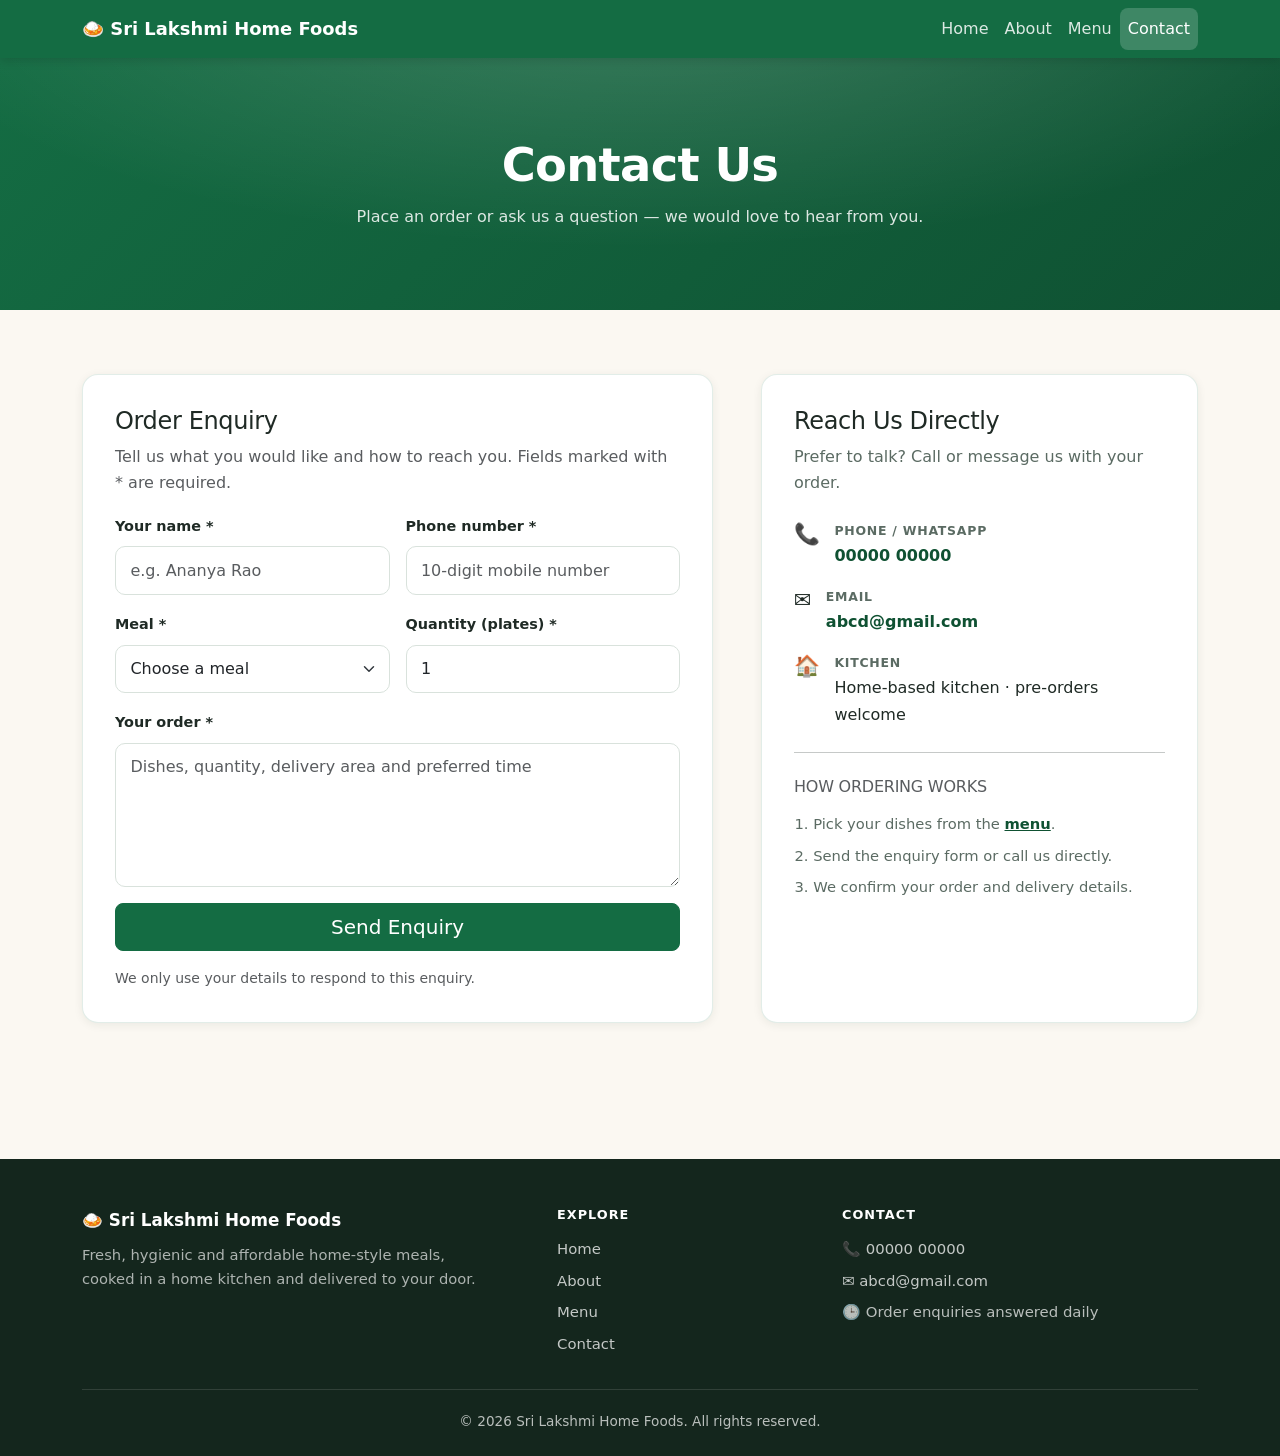
<file: contact.html>
<!DOCTYPE html>
<html lang="en">
<head>
<meta charset="UTF-8">
<meta name="viewport" content="width=device-width, initial-scale=1">
<title>Contact | Sri Lakshmi Home Foods</title>
<meta name="description" content="Send an order enquiry to Sri Lakshmi Home Foods, or call and message us directly to place your order for fresh homemade meals.">
<meta name="theme-color" content="#146c43">
<link rel="icon" href="favicon.svg" type="image/svg+xml">

<meta property="og:type" content="website">
<meta property="og:site_name" content="Sri Lakshmi Home Foods">
<meta property="og:title" content="Contact | Sri Lakshmi Home Foods">
<meta property="og:description" content="Send an order enquiry or call us directly to place your order.">
<meta property="og:url" content="https://vedrockerz-pixel.github.io/IIMB_WEB_DEV_Final/contact.html">
<meta property="og:image" content="https://images.unsplash.com/photo-1601050690597-df0568f70950?auto=format&fit=crop&w=1200&q=70">
<meta name="twitter:card" content="summary_large_image">

<link href="https://cdn.jsdelivr.net/npm/bootstrap@5.3.3/dist/css/bootstrap.min.css" rel="stylesheet">
<link rel="stylesheet" href="style.css">
</head>

<body>
<a class="skip-link" href="#main">Skip to content</a>

<nav class="navbar navbar-expand-lg navbar-dark site-nav sticky-top">
  <div class="container">
    <a class="navbar-brand" href="index.html">🍛 Sri Lakshmi Home Foods</a>

    <button class="navbar-toggler" type="button" data-bs-toggle="collapse" data-bs-target="#nav"
            aria-controls="nav" aria-expanded="false" aria-label="Toggle navigation">
      <span class="navbar-toggler-icon"></span>
    </button>

    <div class="collapse navbar-collapse" id="nav">
      <ul class="navbar-nav ms-auto">
        <li class="nav-item"><a class="nav-link" href="index.html">Home</a></li>
        <li class="nav-item"><a class="nav-link" href="about.html">About</a></li>
        <li class="nav-item"><a class="nav-link" href="services.html">Menu</a></li>
        <li class="nav-item"><a class="nav-link active" aria-current="page" href="contact.html">Contact</a></li>
      </ul>
    </div>
  </div>
</nav>

<header class="page-hero">
  <div class="container">
    <h1>Contact Us</h1>
    <p>Place an order or ask us a question — we would love to hear from you.</p>
  </div>
</header>

<main id="main">
  <section class="section">
    <div class="container">
      <div class="row g-4 g-lg-5">

        <div class="col-lg-7">
          <div class="form-card">
            <h2 class="h4 mb-2">Order Enquiry</h2>
            <p class="text-muted mb-3">Tell us what you would like and how to reach you. Fields marked with <span aria-hidden="true">*</span> are required.</p>

            <div class="alert alert-success d-none" id="orderNotice" role="status"></div>

            <form action="https://formsubmit.co/abcd@gmail.com" method="POST" class="needs-validation" novalidate>
              <!-- FormSubmit configuration -->
              <input type="hidden" name="_subject" value="New order enquiry — Sri Lakshmi Home Foods">
              <input type="hidden" name="_next" value="https://vedrockerz-pixel.github.io/IIMB_WEB_DEV_Final/thanks.html">
              <input type="hidden" name="_template" value="table">
              <input type="text" name="_honey" class="d-none" tabindex="-1" autocomplete="off" aria-hidden="true">

              <div class="row g-3">
                <div class="col-md-6">
                  <label class="form-label" for="name">Your name <span aria-hidden="true">*</span></label>
                  <input class="form-control" type="text" id="name" name="name" autocomplete="name"
                         placeholder="e.g. Ananya Rao" maxlength="80" required>
                  <div class="invalid-feedback">Please enter your name.</div>
                </div>

                <div class="col-md-6">
                  <label class="form-label" for="phone">Phone number <span aria-hidden="true">*</span></label>
                  <input class="form-control" type="tel" id="phone" name="phone" autocomplete="tel"
                         inputmode="tel" placeholder="10-digit mobile number"
                         pattern="[0-9+\s()\-]{7,20}" required>
                  <div class="invalid-feedback">Please enter a reachable phone number.</div>
                </div>

                <div class="col-md-6">
                  <label class="form-label" for="meal">Meal <span aria-hidden="true">*</span></label>
                  <select class="form-select" id="meal" name="meal" required>
                    <option value="" selected disabled>Choose a meal</option>
                    <option>Breakfast</option>
                    <option>Lunch</option>
                    <option>Dinner</option>
                  </select>
                  <div class="invalid-feedback">Please choose a meal.</div>
                </div>

                <div class="col-md-6">
                  <label class="form-label" for="quantity">Quantity (plates) <span aria-hidden="true">*</span></label>
                  <input class="form-control" type="number" id="quantity" name="quantity"
                         min="1" max="50" step="1" value="1" required>
                  <div class="invalid-feedback">Enter a quantity between 1 and 50.</div>
                </div>

                <div class="col-12">
                  <label class="form-label" for="orderDetails">Your order <span aria-hidden="true">*</span></label>
                  <textarea class="form-control" id="orderDetails" name="message" rows="5"
                            placeholder="Dishes, quantity, delivery area and preferred time" required></textarea>
                  <div class="invalid-feedback">Please tell us what you would like to order.</div>
                </div>

                <div class="col-12">
                  <button type="submit" class="btn btn-success btn-lg w-100">Send Enquiry</button>
                </div>
              </div>

              <p class="form-text mt-3 mb-0">We only use your details to respond to this enquiry.</p>
            </form>
          </div>
        </div>

        <div class="col-lg-5">
          <aside class="contact-panel">
            <h2 class="h4 mb-2">Reach Us Directly</h2>
            <p class="mb-4">Prefer to talk? Call or message us with your order.</p>

            <ul class="contact-list">
              <li>
                <span class="contact-icon" aria-hidden="true">📞</span>
                <div>
                  <strong>Phone / WhatsApp</strong>
                  <a href="tel:0000000000">00000 00000</a>
                </div>
              </li>
              <li>
                <span class="contact-icon" aria-hidden="true">✉️</span>
                <div>
                  <strong>Email</strong>
                  <a href="mailto:abcd@gmail.com">abcd@gmail.com</a>
                </div>
              </li>
              <li>
                <span class="contact-icon" aria-hidden="true">🏠</span>
                <div>
                  <strong>Kitchen</strong>
                  <span>Home-based kitchen · pre-orders welcome</span>
                </div>
              </li>
            </ul>

            <hr class="my-4">

            <h2 class="h6 text-uppercase text-muted mb-3">How ordering works</h2>
            <ol class="contact-steps">
              <li>Pick your dishes from the <a href="services.html">menu</a>.</li>
              <li>Send the enquiry form or call us directly.</li>
              <li>We confirm your order and delivery details.</li>
            </ol>
          </aside>
        </div>

      </div>
    </div>
  </section>
</main>

<footer class="site-footer">
  <div class="container">
    <div class="row gy-4">
      <div class="col-lg-5">
        <p class="footer-brand mb-2">🍛 Sri Lakshmi Home Foods</p>
        <p class="footer-blurb mb-0">Fresh, hygienic and affordable home-style meals, cooked in a home kitchen and delivered to your door.</p>
      </div>
      <div class="col-6 col-lg-3">
        <h2 class="footer-heading">Explore</h2>
        <ul>
          <li><a href="index.html">Home</a></li>
          <li><a href="about.html">About</a></li>
          <li><a href="services.html">Menu</a></li>
          <li><a href="contact.html">Contact</a></li>
        </ul>
      </div>
      <div class="col-6 col-lg-4">
        <h2 class="footer-heading">Contact</h2>
        <ul>
          <li><a href="tel:0000000000">📞 00000 00000</a></li>
          <li><a href="mailto:abcd@gmail.com">✉️ abcd@gmail.com</a></li>
          <li>🕒 Order enquiries answered daily</li>
        </ul>
      </div>
    </div>
    <div class="footer-bottom text-center">© 2026 Sri Lakshmi Home Foods. All rights reserved.</div>
  </div>
</footer>

<script src="https://cdn.jsdelivr.net/npm/bootstrap@5.3.3/dist/js/bootstrap.bundle.min.js" defer></script>
<script>
(() => {
  /* Pre-fill the order textarea when arriving from a "Order" button (?item=Idli). */
  const item = (new URLSearchParams(window.location.search).get("item") || "").trim().slice(0, 60);
  const details = document.getElementById("orderDetails");
  const notice = document.getElementById("orderNotice");

  if (item && details) {
    details.value = `I would like to order: ${item}\nQuantity: 1\nPreferred time: `;
    if (notice) {
      notice.textContent = `“${item}” has been added to your enquiry — adjust the quantity below if needed.`;
      notice.classList.remove("d-none");
    }
  }

  /* Bootstrap-style client-side validation. */
  document.querySelectorAll(".needs-validation").forEach((form) => {
    form.addEventListener("submit", (event) => {
      if (!form.checkValidity()) {
        event.preventDefault();
        event.stopPropagation();
      }
      form.classList.add("was-validated");
    });
  });
})();
</script>
</body>
</html>
</file>
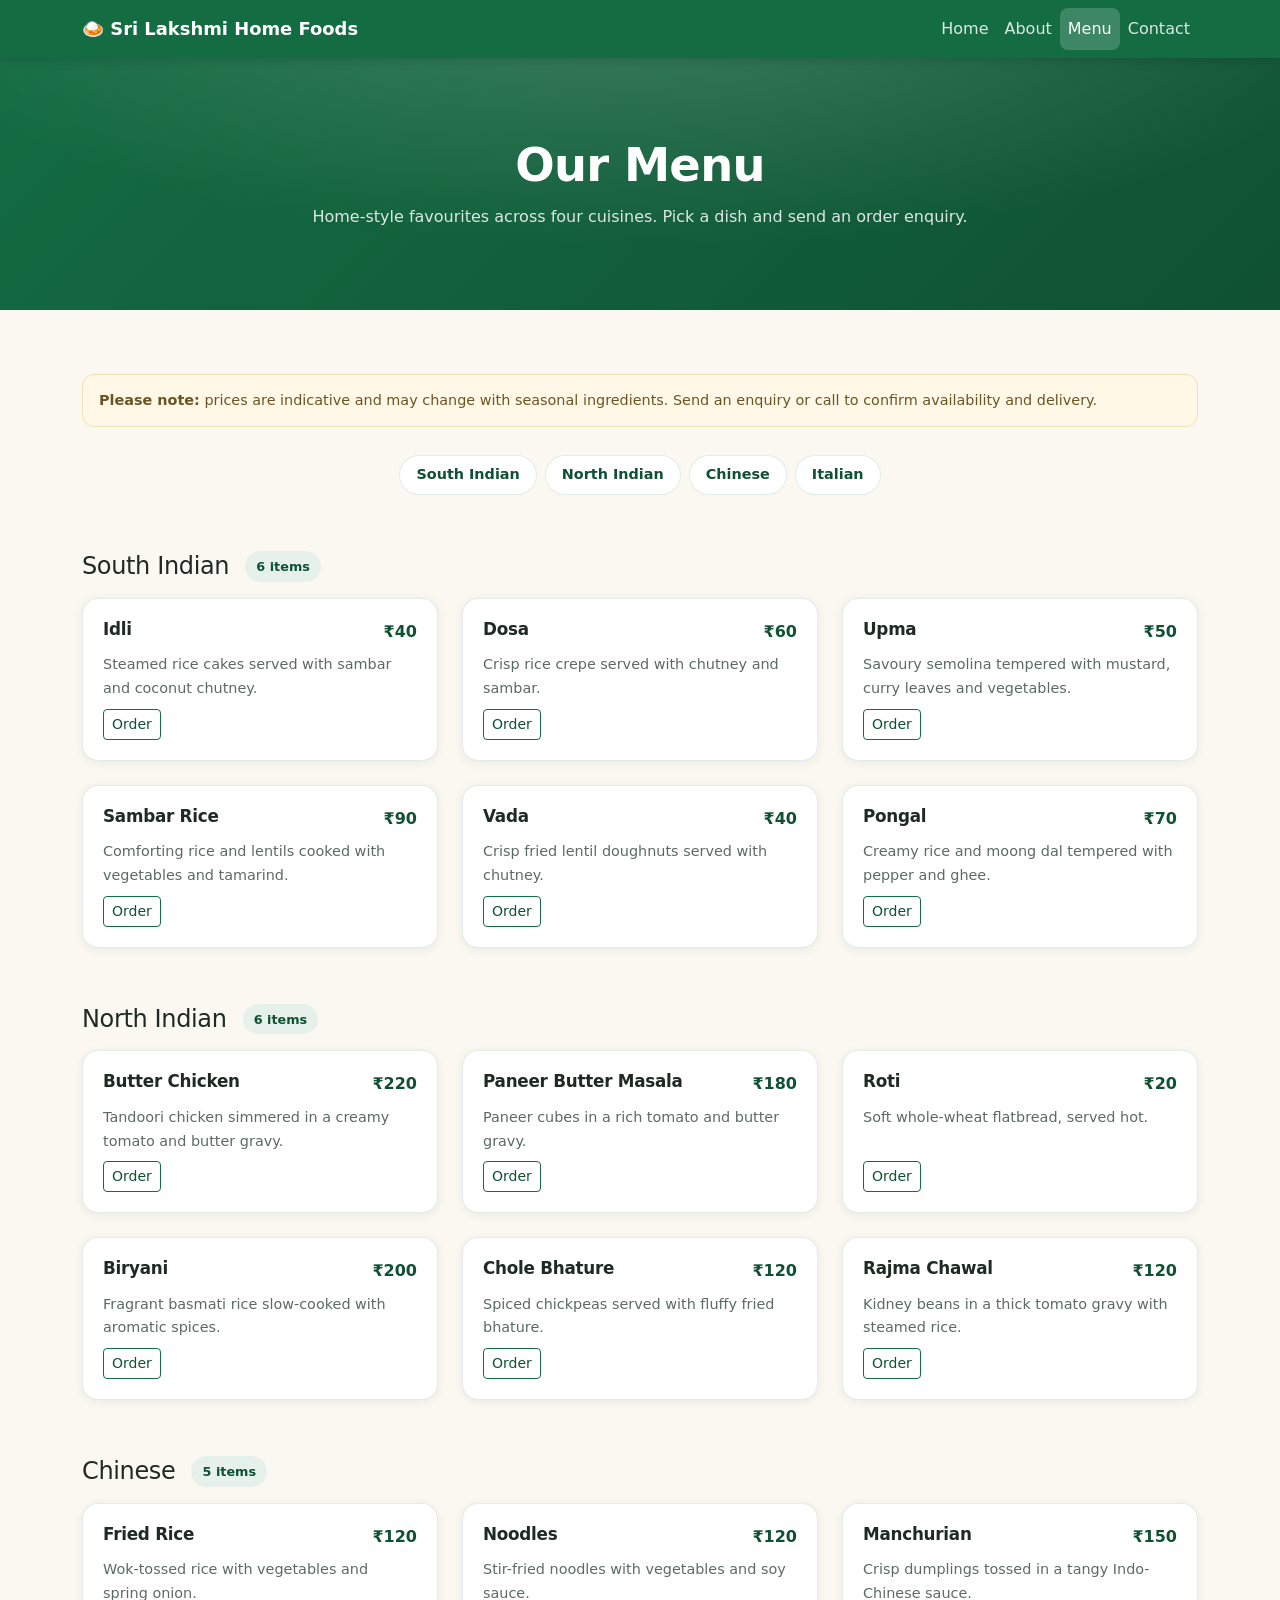
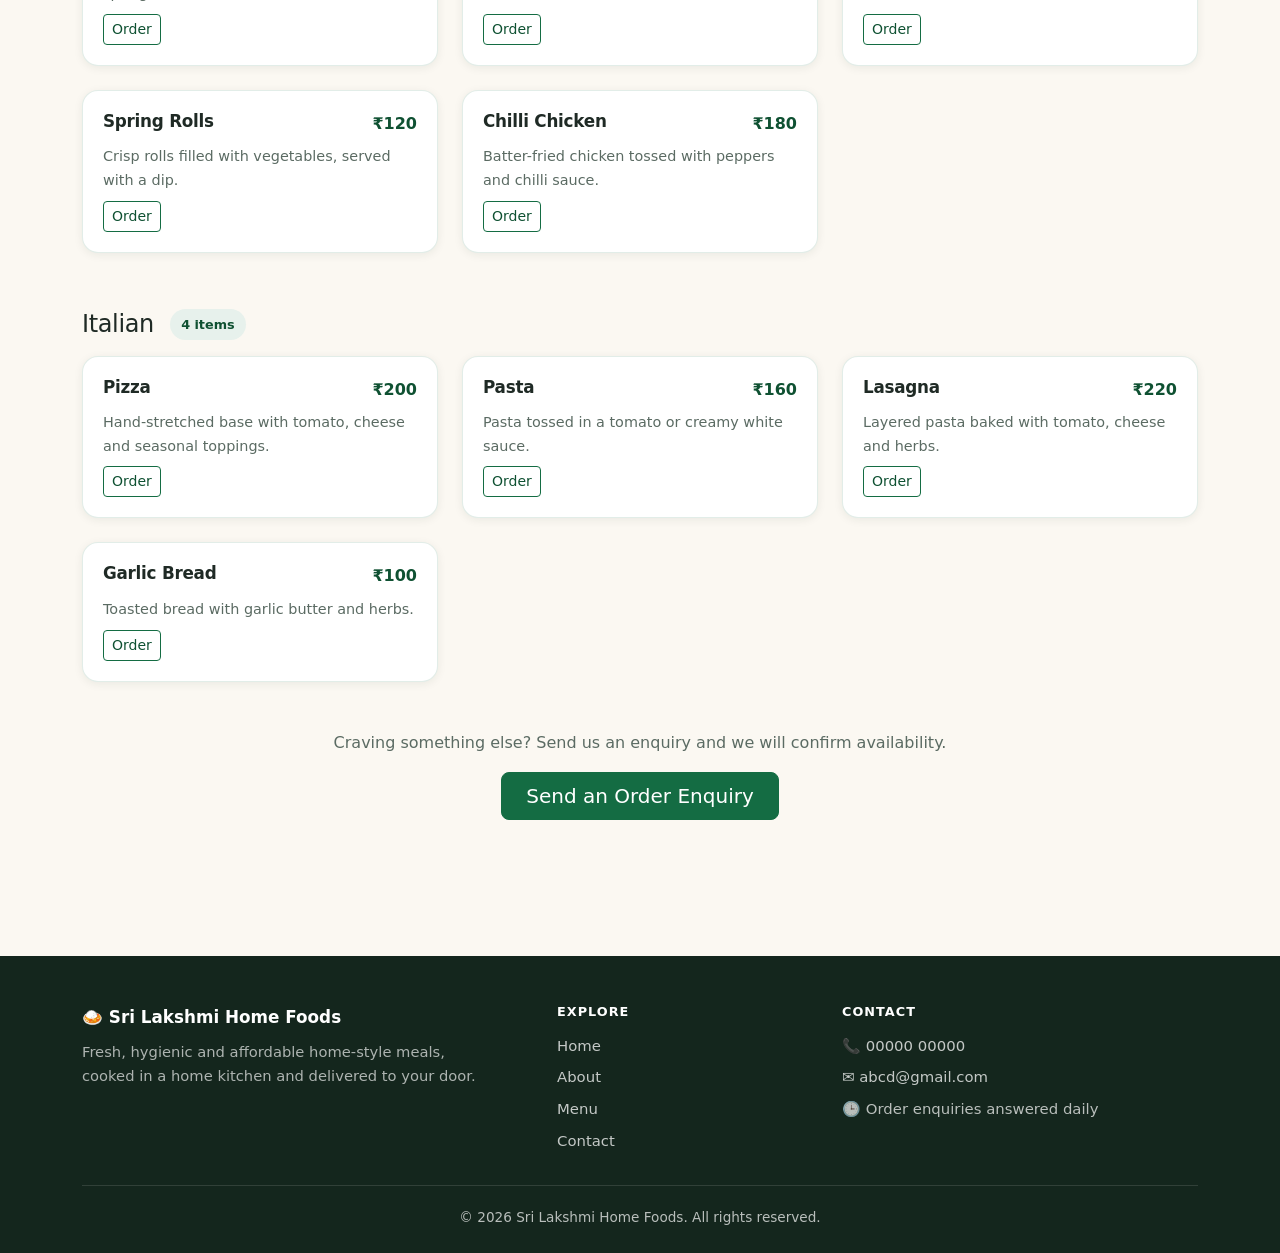
<file: services.html>
<!DOCTYPE html>
<html lang="en">
<head>
<meta charset="UTF-8">
<meta name="viewport" content="width=device-width, initial-scale=1">
<title>Menu | Sri Lakshmi Home Foods</title>
<meta name="description" content="Browse the Sri Lakshmi Home Foods menu — South Indian, North Indian, Chinese and Italian home-style dishes with prices. Order by phone or send an online enquiry.">
<meta name="theme-color" content="#146c43">
<link rel="icon" href="favicon.svg" type="image/svg+xml">

<meta property="og:type" content="website">
<meta property="og:site_name" content="Sri Lakshmi Home Foods">
<meta property="og:title" content="Menu | Sri Lakshmi Home Foods">
<meta property="og:description" content="South Indian, North Indian, Chinese and Italian home-style dishes, cooked fresh to order.">
<meta property="og:url" content="https://vedrockerz-pixel.github.io/IIMB_WEB_DEV_Final/services.html">
<meta property="og:image" content="https://images.unsplash.com/photo-1589302168068-964664d93dc0?auto=format&fit=crop&w=1200&q=70">
<meta name="twitter:card" content="summary_large_image">

<link href="https://cdn.jsdelivr.net/npm/bootstrap@5.3.3/dist/css/bootstrap.min.css" rel="stylesheet">
<link rel="stylesheet" href="style.css">
</head>

<body>
<a class="skip-link" href="#main">Skip to content</a>

<nav class="navbar navbar-expand-lg navbar-dark site-nav sticky-top">
  <div class="container">
    <a class="navbar-brand" href="index.html">🍛 Sri Lakshmi Home Foods</a>

    <button class="navbar-toggler" type="button" data-bs-toggle="collapse" data-bs-target="#nav"
            aria-controls="nav" aria-expanded="false" aria-label="Toggle navigation">
      <span class="navbar-toggler-icon"></span>
    </button>

    <div class="collapse navbar-collapse" id="nav">
      <ul class="navbar-nav ms-auto">
        <li class="nav-item"><a class="nav-link" href="index.html">Home</a></li>
        <li class="nav-item"><a class="nav-link" href="about.html">About</a></li>
        <li class="nav-item"><a class="nav-link active" aria-current="page" href="services.html">Menu</a></li>
        <li class="nav-item"><a class="nav-link" href="contact.html">Contact</a></li>
      </ul>
    </div>
  </div>
</nav>

<header class="page-hero">
  <div class="container">
    <h1>Our Menu</h1>
    <p>Home-style favourites across four cuisines. Pick a dish and send an order enquiry.</p>
  </div>
</header>

<main id="main">
  <div class="section">
    <div class="container">

      <p class="menu-note mb-0">
        <strong>Please note:</strong> prices are indicative and may change with seasonal ingredients.
        Send an enquiry or call to confirm availability and delivery.
      </p>

      <nav class="menu-jump" aria-label="Menu categories">
        <a href="#south-indian">South Indian</a>
        <a href="#north-indian">North Indian</a>
        <a href="#chinese">Chinese</a>
        <a href="#italian">Italian</a>
      </nav>

      <!-- South Indian -->
      <section class="menu-section" id="south-indian" aria-labelledby="south-indian-title">
        <div class="d-flex align-items-center gap-3 mb-3">
          <h2 class="h4 mb-0" id="south-indian-title">South Indian</h2>
          <span class="count-pill">6 items</span>
        </div>

        <div class="row g-3 g-lg-4">
          <div class="col-sm-6 col-lg-4">
            <article class="menu-card">
              <div class="d-flex justify-content-between align-items-start gap-2">
                <h3>Idli</h3>
                <span class="menu-price">₹40</span>
              </div>
              <p>Steamed rice cakes served with sambar and coconut chutney.</p>
              <a class="btn btn-outline-success btn-sm" href="contact.html?item=Idli" aria-label="Order Idli">Order</a>
            </article>
          </div>

          <div class="col-sm-6 col-lg-4">
            <article class="menu-card">
              <div class="d-flex justify-content-between align-items-start gap-2">
                <h3>Dosa</h3>
                <span class="menu-price">₹60</span>
              </div>
              <p>Crisp rice crepe served with chutney and sambar.</p>
              <a class="btn btn-outline-success btn-sm" href="contact.html?item=Dosa" aria-label="Order Dosa">Order</a>
            </article>
          </div>

          <div class="col-sm-6 col-lg-4">
            <article class="menu-card">
              <div class="d-flex justify-content-between align-items-start gap-2">
                <h3>Upma</h3>
                <span class="menu-price">₹50</span>
              </div>
              <p>Savoury semolina tempered with mustard, curry leaves and vegetables.</p>
              <a class="btn btn-outline-success btn-sm" href="contact.html?item=Upma" aria-label="Order Upma">Order</a>
            </article>
          </div>

          <div class="col-sm-6 col-lg-4">
            <article class="menu-card">
              <div class="d-flex justify-content-between align-items-start gap-2">
                <h3>Sambar Rice</h3>
                <span class="menu-price">₹90</span>
              </div>
              <p>Comforting rice and lentils cooked with vegetables and tamarind.</p>
              <a class="btn btn-outline-success btn-sm" href="contact.html?item=Sambar%20Rice" aria-label="Order Sambar Rice">Order</a>
            </article>
          </div>

          <div class="col-sm-6 col-lg-4">
            <article class="menu-card">
              <div class="d-flex justify-content-between align-items-start gap-2">
                <h3>Vada</h3>
                <span class="menu-price">₹40</span>
              </div>
              <p>Crisp fried lentil doughnuts served with chutney.</p>
              <a class="btn btn-outline-success btn-sm" href="contact.html?item=Vada" aria-label="Order Vada">Order</a>
            </article>
          </div>

          <div class="col-sm-6 col-lg-4">
            <article class="menu-card">
              <div class="d-flex justify-content-between align-items-start gap-2">
                <h3>Pongal</h3>
                <span class="menu-price">₹70</span>
              </div>
              <p>Creamy rice and moong dal tempered with pepper and ghee.</p>
              <a class="btn btn-outline-success btn-sm" href="contact.html?item=Pongal" aria-label="Order Pongal">Order</a>
            </article>
          </div>
        </div>
      </section>

      <!-- North Indian -->
      <section class="menu-section" id="north-indian" aria-labelledby="north-indian-title">
        <div class="d-flex align-items-center gap-3 mb-3">
          <h2 class="h4 mb-0" id="north-indian-title">North Indian</h2>
          <span class="count-pill">6 items</span>
        </div>

        <div class="row g-3 g-lg-4">
          <div class="col-sm-6 col-lg-4">
            <article class="menu-card">
              <div class="d-flex justify-content-between align-items-start gap-2">
                <h3>Butter Chicken</h3>
                <span class="menu-price">₹220</span>
              </div>
              <p>Tandoori chicken simmered in a creamy tomato and butter gravy.</p>
              <a class="btn btn-outline-success btn-sm" href="contact.html?item=Butter%20Chicken" aria-label="Order Butter Chicken">Order</a>
            </article>
          </div>

          <div class="col-sm-6 col-lg-4">
            <article class="menu-card">
              <div class="d-flex justify-content-between align-items-start gap-2">
                <h3>Paneer Butter Masala</h3>
                <span class="menu-price">₹180</span>
              </div>
              <p>Paneer cubes in a rich tomato and butter gravy.</p>
              <a class="btn btn-outline-success btn-sm" href="contact.html?item=Paneer%20Butter%20Masala" aria-label="Order Paneer Butter Masala">Order</a>
            </article>
          </div>

          <div class="col-sm-6 col-lg-4">
            <article class="menu-card">
              <div class="d-flex justify-content-between align-items-start gap-2">
                <h3>Roti</h3>
                <span class="menu-price">₹20</span>
              </div>
              <p>Soft whole-wheat flatbread, served hot.</p>
              <a class="btn btn-outline-success btn-sm" href="contact.html?item=Roti" aria-label="Order Roti">Order</a>
            </article>
          </div>

          <div class="col-sm-6 col-lg-4">
            <article class="menu-card">
              <div class="d-flex justify-content-between align-items-start gap-2">
                <h3>Biryani</h3>
                <span class="menu-price">₹200</span>
              </div>
              <p>Fragrant basmati rice slow-cooked with aromatic spices.</p>
              <a class="btn btn-outline-success btn-sm" href="contact.html?item=Biryani" aria-label="Order Biryani">Order</a>
            </article>
          </div>

          <div class="col-sm-6 col-lg-4">
            <article class="menu-card">
              <div class="d-flex justify-content-between align-items-start gap-2">
                <h3>Chole Bhature</h3>
                <span class="menu-price">₹120</span>
              </div>
              <p>Spiced chickpeas served with fluffy fried bhature.</p>
              <a class="btn btn-outline-success btn-sm" href="contact.html?item=Chole%20Bhature" aria-label="Order Chole Bhature">Order</a>
            </article>
          </div>

          <div class="col-sm-6 col-lg-4">
            <article class="menu-card">
              <div class="d-flex justify-content-between align-items-start gap-2">
                <h3>Rajma Chawal</h3>
                <span class="menu-price">₹120</span>
              </div>
              <p>Kidney beans in a thick tomato gravy with steamed rice.</p>
              <a class="btn btn-outline-success btn-sm" href="contact.html?item=Rajma%20Chawal" aria-label="Order Rajma Chawal">Order</a>
            </article>
          </div>
        </div>
      </section>

      <!-- Chinese -->
      <section class="menu-section" id="chinese" aria-labelledby="chinese-title">
        <div class="d-flex align-items-center gap-3 mb-3">
          <h2 class="h4 mb-0" id="chinese-title">Chinese</h2>
          <span class="count-pill">5 items</span>
        </div>

        <div class="row g-3 g-lg-4">
          <div class="col-sm-6 col-lg-4">
            <article class="menu-card">
              <div class="d-flex justify-content-between align-items-start gap-2">
                <h3>Fried Rice</h3>
                <span class="menu-price">₹120</span>
              </div>
              <p>Wok-tossed rice with vegetables and spring onion.</p>
              <a class="btn btn-outline-success btn-sm" href="contact.html?item=Fried%20Rice" aria-label="Order Fried Rice">Order</a>
            </article>
          </div>

          <div class="col-sm-6 col-lg-4">
            <article class="menu-card">
              <div class="d-flex justify-content-between align-items-start gap-2">
                <h3>Noodles</h3>
                <span class="menu-price">₹120</span>
              </div>
              <p>Stir-fried noodles with vegetables and soy sauce.</p>
              <a class="btn btn-outline-success btn-sm" href="contact.html?item=Noodles" aria-label="Order Noodles">Order</a>
            </article>
          </div>

          <div class="col-sm-6 col-lg-4">
            <article class="menu-card">
              <div class="d-flex justify-content-between align-items-start gap-2">
                <h3>Manchurian</h3>
                <span class="menu-price">₹150</span>
              </div>
              <p>Crisp dumplings tossed in a tangy Indo-Chinese sauce.</p>
              <a class="btn btn-outline-success btn-sm" href="contact.html?item=Manchurian" aria-label="Order Manchurian">Order</a>
            </article>
          </div>

          <div class="col-sm-6 col-lg-4">
            <article class="menu-card">
              <div class="d-flex justify-content-between align-items-start gap-2">
                <h3>Spring Rolls</h3>
                <span class="menu-price">₹120</span>
              </div>
              <p>Crisp rolls filled with vegetables, served with a dip.</p>
              <a class="btn btn-outline-success btn-sm" href="contact.html?item=Spring%20Rolls" aria-label="Order Spring Rolls">Order</a>
            </article>
          </div>

          <div class="col-sm-6 col-lg-4">
            <article class="menu-card">
              <div class="d-flex justify-content-between align-items-start gap-2">
                <h3>Chilli Chicken</h3>
                <span class="menu-price">₹180</span>
              </div>
              <p>Batter-fried chicken tossed with peppers and chilli sauce.</p>
              <a class="btn btn-outline-success btn-sm" href="contact.html?item=Chilli%20Chicken" aria-label="Order Chilli Chicken">Order</a>
            </article>
          </div>
        </div>
      </section>

      <!-- Italian -->
      <section class="menu-section" id="italian" aria-labelledby="italian-title">
        <div class="d-flex align-items-center gap-3 mb-3">
          <h2 class="h4 mb-0" id="italian-title">Italian</h2>
          <span class="count-pill">4 items</span>
        </div>

        <div class="row g-3 g-lg-4">
          <div class="col-sm-6 col-lg-4">
            <article class="menu-card">
              <div class="d-flex justify-content-between align-items-start gap-2">
                <h3>Pizza</h3>
                <span class="menu-price">₹200</span>
              </div>
              <p>Hand-stretched base with tomato, cheese and seasonal toppings.</p>
              <a class="btn btn-outline-success btn-sm" href="contact.html?item=Pizza" aria-label="Order Pizza">Order</a>
            </article>
          </div>

          <div class="col-sm-6 col-lg-4">
            <article class="menu-card">
              <div class="d-flex justify-content-between align-items-start gap-2">
                <h3>Pasta</h3>
                <span class="menu-price">₹160</span>
              </div>
              <p>Pasta tossed in a tomato or creamy white sauce.</p>
              <a class="btn btn-outline-success btn-sm" href="contact.html?item=Pasta" aria-label="Order Pasta">Order</a>
            </article>
          </div>

          <div class="col-sm-6 col-lg-4">
            <article class="menu-card">
              <div class="d-flex justify-content-between align-items-start gap-2">
                <h3>Lasagna</h3>
                <span class="menu-price">₹220</span>
              </div>
              <p>Layered pasta baked with tomato, cheese and herbs.</p>
              <a class="btn btn-outline-success btn-sm" href="contact.html?item=Lasagna" aria-label="Order Lasagna">Order</a>
            </article>
          </div>

          <div class="col-sm-6 col-lg-4">
            <article class="menu-card">
              <div class="d-flex justify-content-between align-items-start gap-2">
                <h3>Garlic Bread</h3>
                <span class="menu-price">₹100</span>
              </div>
              <p>Toasted bread with garlic butter and herbs.</p>
              <a class="btn btn-outline-success btn-sm" href="contact.html?item=Garlic%20Bread" aria-label="Order Garlic Bread">Order</a>
            </article>
          </div>
        </div>
      </section>

      <div class="text-center mt-5">
        <p class="section-subtitle mb-3">Craving something else? Send us an enquiry and we will confirm availability.</p>
        <a class="btn btn-success btn-lg px-4" href="contact.html">Send an Order Enquiry</a>
      </div>

    </div>
  </div>
</main>

<footer class="site-footer">
  <div class="container">
    <div class="row gy-4">
      <div class="col-lg-5">
        <p class="footer-brand mb-2">🍛 Sri Lakshmi Home Foods</p>
        <p class="footer-blurb mb-0">Fresh, hygienic and affordable home-style meals, cooked in a home kitchen and delivered to your door.</p>
      </div>
      <div class="col-6 col-lg-3">
        <h2 class="footer-heading">Explore</h2>
        <ul>
          <li><a href="index.html">Home</a></li>
          <li><a href="about.html">About</a></li>
          <li><a href="services.html">Menu</a></li>
          <li><a href="contact.html">Contact</a></li>
        </ul>
      </div>
      <div class="col-6 col-lg-4">
        <h2 class="footer-heading">Contact</h2>
        <ul>
          <li><a href="tel:0000000000">📞 00000 00000</a></li>
          <li><a href="mailto:abcd@gmail.com">✉️ abcd@gmail.com</a></li>
          <li>🕒 Order enquiries answered daily</li>
        </ul>
      </div>
    </div>
    <div class="footer-bottom text-center">© 2026 Sri Lakshmi Home Foods. All rights reserved.</div>
  </div>
</footer>

<script src="https://cdn.jsdelivr.net/npm/bootstrap@5.3.3/dist/js/bootstrap.bundle.min.js" defer></script>
</body>
</html>
</file>
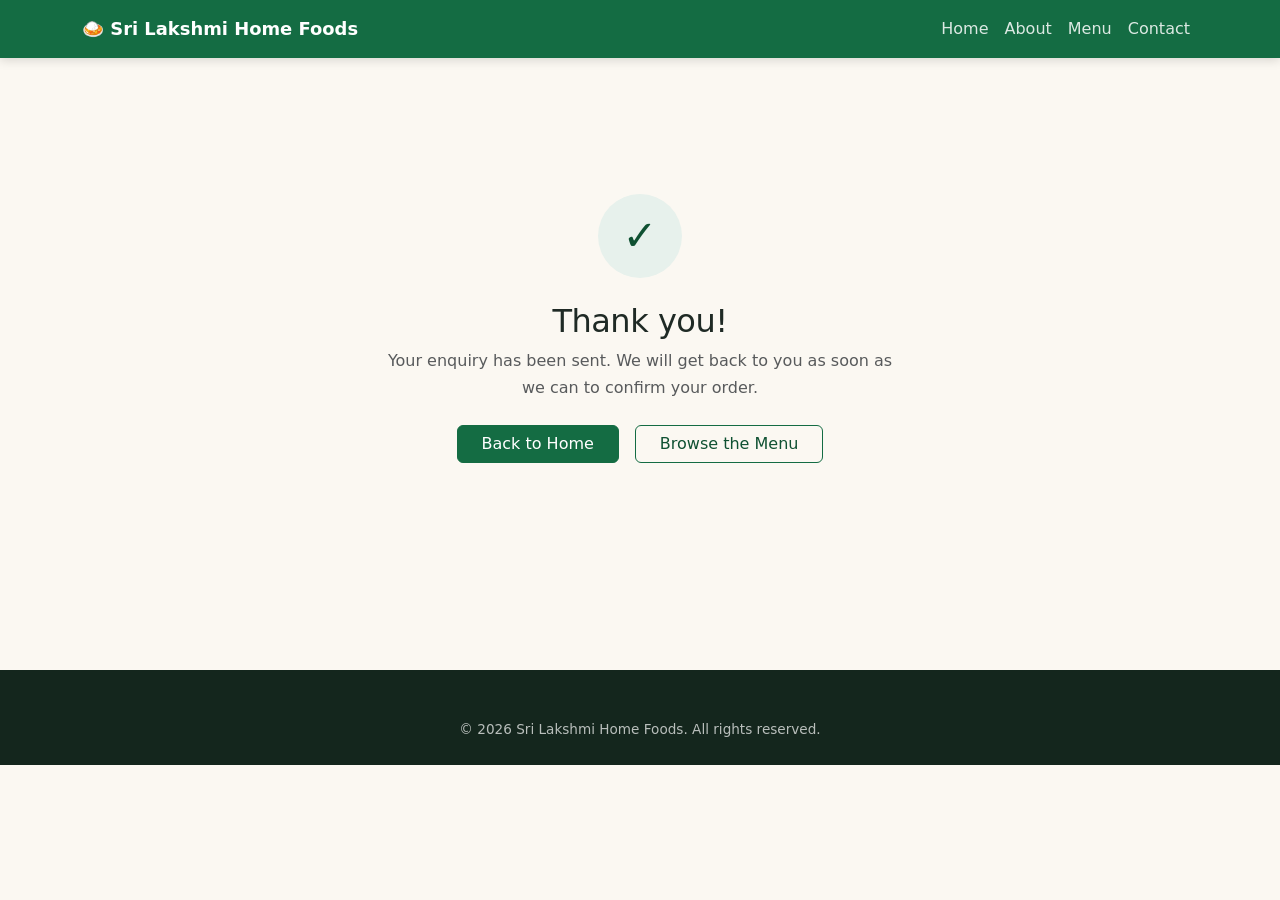
<file: thanks.html>
<!DOCTYPE html>
<html lang="en">
<head>
<meta charset="UTF-8">
<meta name="viewport" content="width=device-width, initial-scale=1">
<title>Thank You | Sri Lakshmi Home Foods</title>
<meta name="description" content="Thank you for your order enquiry at Sri Lakshmi Home Foods.">
<meta name="robots" content="noindex">
<meta name="theme-color" content="#146c43">
<link rel="icon" href="favicon.svg" type="image/svg+xml">

<link href="https://cdn.jsdelivr.net/npm/bootstrap@5.3.3/dist/css/bootstrap.min.css" rel="stylesheet">
<link rel="stylesheet" href="style.css">
</head>

<body>
<a class="skip-link" href="#main">Skip to content</a>

<nav class="navbar navbar-expand-lg navbar-dark site-nav">
  <div class="container">
    <a class="navbar-brand" href="index.html">🍛 Sri Lakshmi Home Foods</a>

    <button class="navbar-toggler" type="button" data-bs-toggle="collapse" data-bs-target="#nav"
            aria-controls="nav" aria-expanded="false" aria-label="Toggle navigation">
      <span class="navbar-toggler-icon"></span>
    </button>

    <div class="collapse navbar-collapse" id="nav">
      <ul class="navbar-nav ms-auto">
        <li class="nav-item"><a class="nav-link" href="index.html">Home</a></li>
        <li class="nav-item"><a class="nav-link" href="about.html">About</a></li>
        <li class="nav-item"><a class="nav-link" href="services.html">Menu</a></li>
        <li class="nav-item"><a class="nav-link" href="contact.html">Contact</a></li>
      </ul>
    </div>
  </div>
</nav>

<main id="main" class="status-page">
  <div class="container">
    <div class="success-mark" aria-hidden="true">✓</div>
    <h1 class="h2">Thank you!</h1>
    <p class="text-muted mx-auto" style="max-width: 32rem;">
      Your enquiry has been sent. We will get back to you as soon as we can to confirm your order.
    </p>
    <div class="d-flex flex-wrap justify-content-center gap-3 mt-4">
      <a class="btn btn-success px-4" href="index.html">Back to Home</a>
      <a class="btn btn-outline-success px-4" href="services.html">Browse the Menu</a>
    </div>
  </div>
</main>

<footer class="site-footer">
  <div class="container">
    <div class="footer-bottom text-center border-0 mt-0 pt-0">© 2026 Sri Lakshmi Home Foods. All rights reserved.</div>
  </div>
</footer>

<script src="https://cdn.jsdelivr.net/npm/bootstrap@5.3.3/dist/js/bootstrap.bundle.min.js" defer></script>
</body>
</html>
</file>
<file: style.css>
/* ==========================================================================
   Sri Lakshmi Home Foods
   Custom theme layered on top of Bootstrap 5.3
   ========================================================================== */

:root {
  --brand: #146c43;
  --brand-dark: #0f5132;
  --brand-soft: #e7f1ec;
  --ink: #1f2a25;
  --muted: #5b6b63;
  --surface: #ffffff;
  --page: #fbf8f2;
  --line: rgba(20, 108, 67, 0.12);
  --radius: 16px;
  --shadow-sm: 0 2px 10px rgba(15, 44, 31, 0.07);
  --shadow-md: 0 12px 30px rgba(15, 44, 31, 0.14);
}

html {
  scroll-behavior: smooth;
  scroll-padding-top: 5rem;
}

body {
  font-family: "Segoe UI", system-ui, -apple-system, "Helvetica Neue", Arial, sans-serif;
  background-color: var(--page);
  color: var(--ink);
  line-height: 1.65;
}

h1, h2, h3, h4, h5, h6 {
  letter-spacing: -0.015em;
}

.hero h1,
.page-hero h1,
.section-title,
.cta-band h2 {
  text-wrap: balance;
}

/* ---------- Accessibility ---------- */

.skip-link {
  position: absolute;
  top: -4rem;
  left: 1rem;
  z-index: 1080;
  padding: 0.55rem 0.95rem;
  border-radius: 0.5rem;
  background: var(--brand);
  color: #fff;
  font-weight: 600;
  text-decoration: none;
  transition: top 0.2s ease;
}

.skip-link:focus {
  top: 0.75rem;
  color: #fff;
}

:focus-visible {
  outline: 3px solid #8fc9ab;
  outline-offset: 2px;
}

/* ---------- Navbar ---------- */

.site-nav {
  background-color: var(--brand);
  box-shadow: 0 2px 10px rgba(0, 0, 0, 0.15);
}

.site-nav .navbar-brand {
  color: #fff;
  font-weight: 700;
  font-size: 1.12rem;
}

.site-nav .nav-link {
  color: rgba(255, 255, 255, 0.85);
  font-weight: 500;
  padding-inline: 0.8rem;
  border-radius: 0.5rem;
}

.site-nav .nav-link:hover,
.site-nav .nav-link:focus {
  color: #fff;
  background: rgba(255, 255, 255, 0.12);
}

.site-nav .nav-link.active {
  color: #fff;
  background: rgba(255, 255, 255, 0.18);
}

.site-nav .navbar-toggler {
  border-color: rgba(255, 255, 255, 0.5);
}

/* ---------- Hero (home) ---------- */

.hero {
  background:
    linear-gradient(180deg, rgba(9, 32, 21, 0.62), rgba(9, 32, 21, 0.75)),
    url("https://images.unsplash.com/photo-1604908176997-125f25cc6f3d?auto=format&fit=crop&w=1600&q=70") center / cover no-repeat;
  color: #fff;
  padding: clamp(4.5rem, 12vw, 8rem) 1rem;
  text-align: center;
}

.eyebrow {
  letter-spacing: 0.14em;
  text-transform: uppercase;
  font-size: 0.78rem;
  font-weight: 600;
}

.hero .eyebrow {
  color: rgba(255, 255, 255, 0.85);
  margin-bottom: 1rem;
}

.hero h1 {
  font-size: clamp(2.2rem, 5vw, 3.4rem);
  font-weight: 800;
  text-shadow: 0 2px 14px rgba(0, 0, 0, 0.35);
}

.hero p {
  color: rgba(255, 255, 255, 0.92);
  font-size: clamp(1rem, 2vw, 1.2rem);
  max-width: 40rem;
  margin-inline: auto;
}

/* ---------- Inner page header ---------- */

.page-hero {
  background:
    radial-gradient(1100px 380px at 50% -30%, rgba(255, 255, 255, 0.18), transparent 70%),
    linear-gradient(135deg, var(--brand), var(--brand-dark));
  color: #fff;
  padding: clamp(3rem, 8vw, 5rem) 1rem;
  text-align: center;
}

.page-hero h1 {
  font-size: clamp(2rem, 4.5vw, 2.9rem);
  font-weight: 800;
  margin-bottom: 0.6rem;
}

.page-hero p {
  color: rgba(255, 255, 255, 0.85);
  max-width: 44rem;
  margin: 0 auto;
}

/* ---------- Sections ---------- */

.section {
  padding: clamp(2.75rem, 6vw, 4rem) 0;
}

.section-title {
  text-align: center;
  font-weight: 800;
  margin-bottom: 0.4rem;
}

.section-subtitle {
  text-align: center;
  color: var(--muted);
  max-width: 42rem;
  margin: 0 auto 2.5rem;
}

/* ---------- Buttons ---------- */

.btn-success {
  --bs-btn-bg: var(--brand);
  --bs-btn-border-color: var(--brand);
  --bs-btn-hover-bg: var(--brand-dark);
  --bs-btn-hover-border-color: var(--brand-dark);
  --bs-btn-active-bg: var(--brand-dark);
  --bs-btn-active-border-color: var(--brand-dark);
  --bs-btn-disabled-bg: var(--brand);
  --bs-btn-disabled-border-color: var(--brand);
  --bs-btn-focus-shadow-rgb: 20, 108, 67;
}

.btn-outline-success {
  --bs-btn-color: var(--brand-dark);
  --bs-btn-border-color: var(--brand);
  --bs-btn-hover-bg: var(--brand);
  --bs-btn-hover-border-color: var(--brand);
  --bs-btn-active-bg: var(--brand-dark);
  --bs-btn-active-border-color: var(--brand-dark);
  --bs-btn-focus-shadow-rgb: 20, 108, 67;
}

.btn-cta {
  background-color: #fff;
  border-color: #fff;
  color: var(--brand-dark);
  font-weight: 700;
}

.btn-cta:hover,
.btn-cta:focus {
  background-color: #f1f5f2;
  border-color: #f1f5f2;
  color: var(--brand-dark);
}

/* ---------- Feature cards ---------- */

.feature-card {
  height: 100%;
  padding: 2rem 1.5rem;
  text-align: center;
  background: var(--surface);
  border: 1px solid var(--line);
  border-radius: var(--radius);
  box-shadow: var(--shadow-sm);
  transition: transform 0.25s ease, box-shadow 0.25s ease;
}

.feature-card:hover {
  transform: translateY(-4px);
  box-shadow: var(--shadow-md);
}

.feature-icon {
  display: block;
  margin-bottom: 0.9rem;
  font-size: 2.2rem;
  line-height: 1;
}

.feature-card h2,
.feature-card h3 {
  font-size: 1.12rem;
  font-weight: 700;
  margin-bottom: 0.4rem;
}

.feature-card p {
  color: var(--muted);
  font-size: 0.95rem;
  margin: 0;
}

/* ---------- Generic cards ---------- */

.card {
  height: 100%;
  background: var(--surface);
  border: 1px solid var(--line);
  border-radius: var(--radius);
  overflow: hidden;
  text-align: center;
  transition: transform 0.25s ease, box-shadow 0.25s ease;
}

.card:hover {
  transform: translateY(-4px);
  box-shadow: var(--shadow-md);
}

.card h3,
.card h4 {
  font-size: 1.08rem;
  font-weight: 700;
}

.card p {
  color: var(--muted);
  font-size: 0.95rem;
  margin-bottom: 0;
}

/* ---------- Gallery ---------- */

.gallery img {
  display: block;
  width: 100%;
  height: 250px;
  object-fit: cover;
  border-radius: var(--radius);
  transition: transform 0.3s ease, box-shadow 0.3s ease;
}

.gallery img:hover {
  transform: scale(1.03);
  box-shadow: var(--shadow-md);
}

/* ---------- Menu ---------- */

.menu-note {
  padding: 0.85rem 1rem;
  border: 1px solid #f2e0b3;
  border-radius: 12px;
  background: #fff8e6;
  color: #6b5424;
  font-size: 0.9rem;
}

.menu-jump {
  display: flex;
  flex-wrap: wrap;
  justify-content: center;
  gap: 0.5rem;
  margin: 1.75rem 0 0;
}

.menu-jump a {
  display: inline-block;
  padding: 0.45rem 1rem;
  border: 1px solid var(--line);
  border-radius: 999px;
  background: var(--surface);
  color: var(--brand-dark);
  font-size: 0.9rem;
  font-weight: 600;
  text-decoration: none;
  transition: background 0.2s ease, color 0.2s ease, transform 0.2s ease;
}

.menu-jump a:hover,
.menu-jump a:focus-visible {
  background: var(--brand);
  border-color: var(--brand);
  color: #fff;
  transform: translateY(-1px);
}

.menu-section {
  margin-top: clamp(2.5rem, 5vw, 3.5rem);
}

.count-pill {
  display: inline-block;
  padding: 0.3rem 0.7rem;
  border-radius: 999px;
  background: var(--brand-soft);
  color: var(--brand-dark);
  font-size: 0.8rem;
  font-weight: 600;
  white-space: nowrap;
}

.menu-card {
  display: flex;
  flex-direction: column;
  gap: 0.5rem;
  height: 100%;
  padding: 1.25rem;
  background: var(--surface);
  border: 1px solid var(--line);
  border-radius: var(--radius);
  box-shadow: var(--shadow-sm);
  transition: transform 0.25s ease, box-shadow 0.25s ease;
}

.menu-card:hover {
  transform: translateY(-4px);
  box-shadow: var(--shadow-md);
}

.menu-card h3 {
  font-size: 1.05rem;
  font-weight: 700;
  margin: 0;
}

.menu-card p {
  color: var(--muted);
  font-size: 0.9rem;
  margin: 0;
}

.menu-price {
  color: var(--brand-dark);
  font-weight: 700;
  white-space: nowrap;
}

.menu-card .btn {
  align-self: flex-start;
  margin-top: auto;
}

/* ---------- Mission panel ---------- */

.mission-panel {
  margin-top: 2.5rem;
  padding: 1.5rem 1.75rem;
  border-left: 4px solid var(--brand);
  border-radius: 12px;
  background: var(--brand-soft);
}

.mission-panel p {
  color: #33453c;
  margin-bottom: 0;
}

/* ---------- CTA band ---------- */

.cta-band {
  padding: clamp(2.5rem, 6vw, 3.5rem) 1rem;
  background: linear-gradient(135deg, var(--brand), var(--brand-dark));
  color: #fff;
  text-align: center;
}

.cta-band h2 {
  font-weight: 800;
}

.cta-band p {
  color: rgba(255, 255, 255, 0.85);
  max-width: 38rem;
  margin: 0.5rem auto 1.5rem;
}

/* ---------- Contact ---------- */

.form-card,
.contact-panel {
  height: 100%;
  padding: clamp(1.35rem, 4vw, 2rem);
  background: var(--surface);
  border: 1px solid var(--line);
  border-radius: var(--radius);
  box-shadow: var(--shadow-sm);
}

.form-label {
  font-size: 0.9rem;
  font-weight: 600;
}

.form-control,
.form-select {
  padding: 0.7rem 0.9rem;
  border-color: #d9e2dc;
  border-radius: 10px;
}

.form-control:focus,
.form-select:focus {
  border-color: var(--brand);
  box-shadow: 0 0 0 0.2rem rgba(20, 108, 67, 0.15);
}

.contact-panel p {
  color: var(--muted);
}

.contact-list {
  display: grid;
  gap: 1.1rem;
  margin: 0;
  padding: 0;
  list-style: none;
}

.contact-list li {
  display: flex;
  gap: 0.9rem;
  align-items: flex-start;
}

.contact-icon {
  font-size: 1.3rem;
  line-height: 1.3;
}

.contact-list strong {
  display: block;
  margin-bottom: 0.1rem;
  color: var(--muted);
  font-size: 0.78rem;
  font-weight: 700;
  letter-spacing: 0.06em;
  text-transform: uppercase;
}

.contact-list a {
  color: var(--brand-dark);
  font-weight: 600;
  text-decoration: none;
}

.contact-list a:hover {
  text-decoration: underline;
}

.contact-steps {
  margin: 0;
  padding-left: 1.2rem;
  color: var(--muted);
  font-size: 0.92rem;
}

.contact-steps li + li {
  margin-top: 0.45rem;
}

.contact-steps a {
  color: var(--brand-dark);
  font-weight: 600;
}

/* ---------- Footer ---------- */

.site-footer {
  margin-top: clamp(3rem, 6vw, 4.5rem);
  padding: 3rem 0 1.5rem;
  background: #14261d;
  color: rgba(255, 255, 255, 0.7);
}

.footer-brand {
  color: #fff;
  font-size: 1.05rem;
  font-weight: 700;
}

.footer-blurb {
  max-width: 26rem;
  color: rgba(255, 255, 255, 0.65);
  font-size: 0.92rem;
}

.footer-heading {
  margin-bottom: 0.9rem;
  color: #fff;
  font-size: 0.8rem;
  font-weight: 700;
  letter-spacing: 0.08em;
  text-transform: uppercase;
}

.site-footer ul {
  margin: 0;
  padding: 0;
  list-style: none;
}

.site-footer li {
  font-size: 0.93rem;
}

.site-footer li + li {
  margin-top: 0.45rem;
}

.site-footer a {
  color: rgba(255, 255, 255, 0.75);
  text-decoration: none;
}

.site-footer a:hover,
.site-footer a:focus-visible {
  color: #fff;
  text-decoration: underline;
}

.footer-bottom {
  margin-top: 2rem;
  padding-top: 1.25rem;
  border-top: 1px solid rgba(255, 255, 255, 0.12);
  font-size: 0.85rem;
}

/* ---------- Status pages (404 / thank you) ---------- */

.status-page {
  display: grid;
  place-items: center;
  min-height: 60vh;
  padding: 4rem 1rem;
  text-align: center;
}

.error-code {
  color: var(--brand);
  font-size: clamp(5rem, 18vw, 8rem);
  font-weight: 800;
  line-height: 1;
}

.success-mark {
  display: grid;
  place-items: center;
  width: 84px;
  height: 84px;
  margin: 0 auto 1.5rem;
  border-radius: 50%;
  background: var(--brand-soft);
  color: var(--brand-dark);
  font-size: 2.6rem;
  line-height: 1;
}

/* ---------- Motion & small screens ---------- */

@media (prefers-reduced-motion: reduce) {
  html {
    scroll-behavior: auto;
  }

  *,
  *::before,
  *::after {
    animation-duration: 0.01ms !important;
    animation-iteration-count: 1 !important;
    transition-duration: 0.01ms !important;
  }
}

@media (max-width: 575.98px) {
  .site-nav .navbar-brand {
    font-size: 1rem;
  }

  .gallery img {
    height: 220px;
  }
}
</file>
